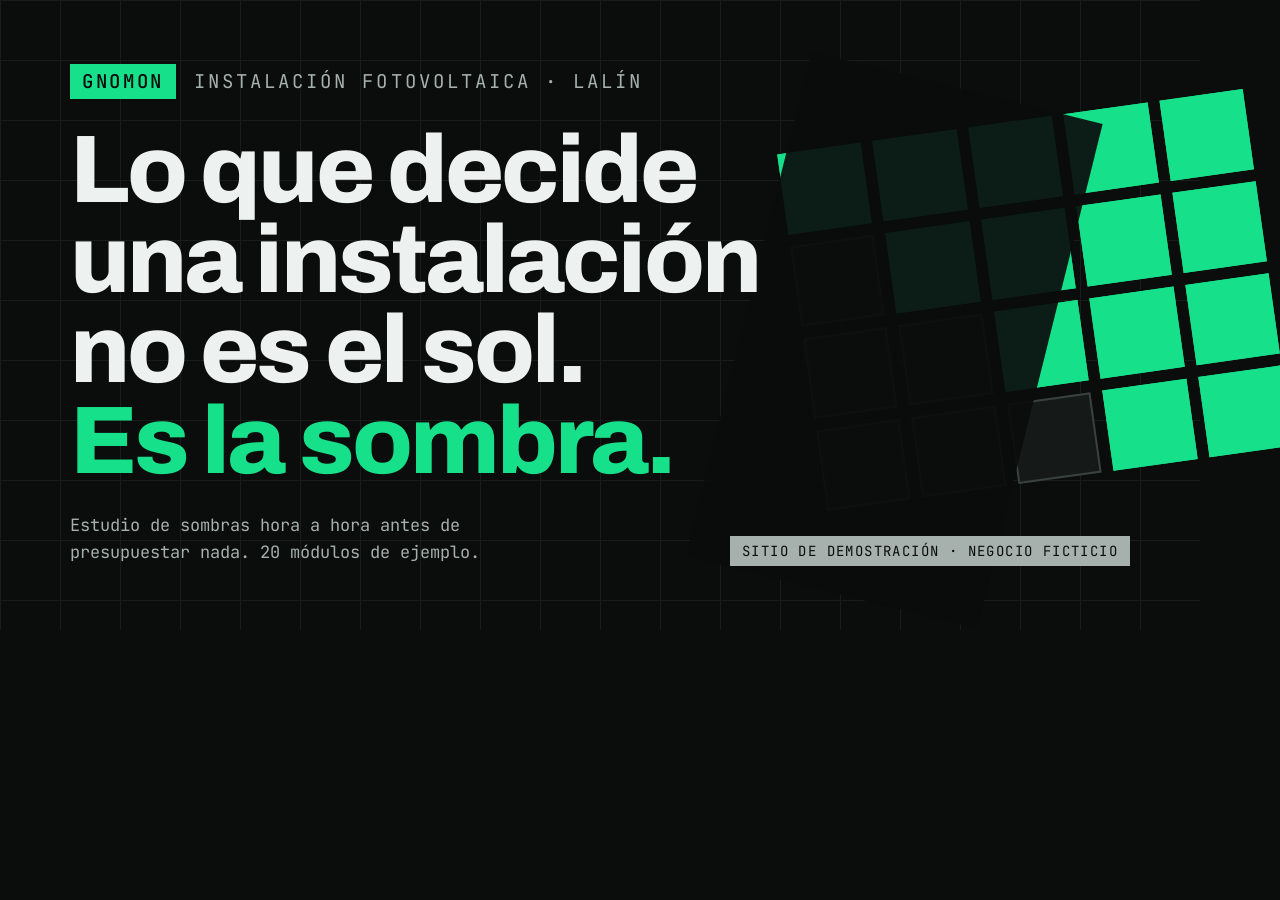
<file: og-fuente.html>
<!DOCTYPE html>
<html lang="es">
<head>
<meta charset="utf-8">
<title>og GNOMON</title>
<link rel="preconnect" href="https://fonts.googleapis.com">
<link rel="preconnect" href="https://fonts.gstatic.com" crossorigin>
<link rel="stylesheet" href="https://fonts.googleapis.com/css2?family=Archivo:wght@400;600;800&family=JetBrains+Mono:wght@400;500&display=swap">
<style>
  *{margin:0;padding:0;box-sizing:border-box}
  body{width:1200px;height:630px;background:#0A0D0C;color:#EDF2F0;font-family:Archivo,sans-serif;
       overflow:hidden;position:relative}
  .malla{position:absolute;inset:0;
    background-image:linear-gradient(#242B29 1px,transparent 1px),linear-gradient(90deg,#242B29 1px,transparent 1px);
    background-size:60px 60px;opacity:.55}
  .caja{position:absolute;inset:0;padding:64px 70px;display:flex;flex-direction:column;justify-content:space-between}
  .alto{display:flex;align-items:center;gap:18px;font-family:'JetBrains Mono',monospace;
        font-size:19px;letter-spacing:.16em;text-transform:uppercase;color:#A6B0AC}
  .alto b{background:#17E08A;color:#0A0D0C;padding:5px 12px;letter-spacing:.14em;font-weight:500}
  h1{font-size:96px;line-height:.94;font-weight:800;letter-spacing:-.03em;max-width:15ch}
  h1 em{font-style:normal;color:#17E08A}
  .bajo{display:flex;align-items:flex-end;justify-content:space-between;gap:30px}
  .bajo p{font-family:'JetBrains Mono',monospace;font-size:17px;color:#A6B0AC;line-height:1.6;max-width:44ch}
  .sello{font-family:'JetBrains Mono',monospace;font-size:14px;color:#0A0D0C;background:#A6B0AC;
         padding:6px 12px;letter-spacing:.1em;text-transform:uppercase;white-space:nowrap}
  /* el tejado, a la derecha, medio en sombra */
  .tejado{position:absolute;right:-70px;top:120px;width:470px;height:360px;transform:rotate(-8deg)}
  .rej{position:absolute;inset:0;display:grid;grid-template-columns:repeat(5,1fr);
       grid-template-rows:repeat(4,1fr);gap:12px}
  .rej i{background:#151A19;border:2px solid #39423F}
  .rej i.sol{background:#17E08A;border-color:#17E08A}
  .sombra{position:absolute;left:-60px;top:-60px;width:300px;height:520px;
          background:#0A0D0C;opacity:.92;transform:rotate(22deg)}
</style>
</head>
<body>
  <div class="malla"></div>

  <div class="tejado">
    <div class="rej">
      <i class="sol"></i><i class="sol"></i><i class="sol"></i><i class="sol"></i><i class="sol"></i>
      <i></i><i class="sol"></i><i class="sol"></i><i class="sol"></i><i class="sol"></i>
      <i></i><i></i><i class="sol"></i><i class="sol"></i><i class="sol"></i>
      <i></i><i></i><i></i><i class="sol"></i><i class="sol"></i>
    </div>
    <div class="sombra"></div>
  </div>

  <div class="caja">
    <div class="alto"><b>GNOMON</b> <span>Instalación fotovoltaica · Lalín</span></div>
    <h1>Lo que decide<br>una instalación<br>no es el sol.<br><em>Es la sombra.</em></h1>
    <div class="bajo">
      <p>Estudio de sombras hora a hora antes de<br>presupuestar nada. 20 módulos de ejemplo.</p>
      <span class="sello">Sitio de demostración · negocio ficticio</span>
    </div>
  </div>
</body>
</html>
</file>
